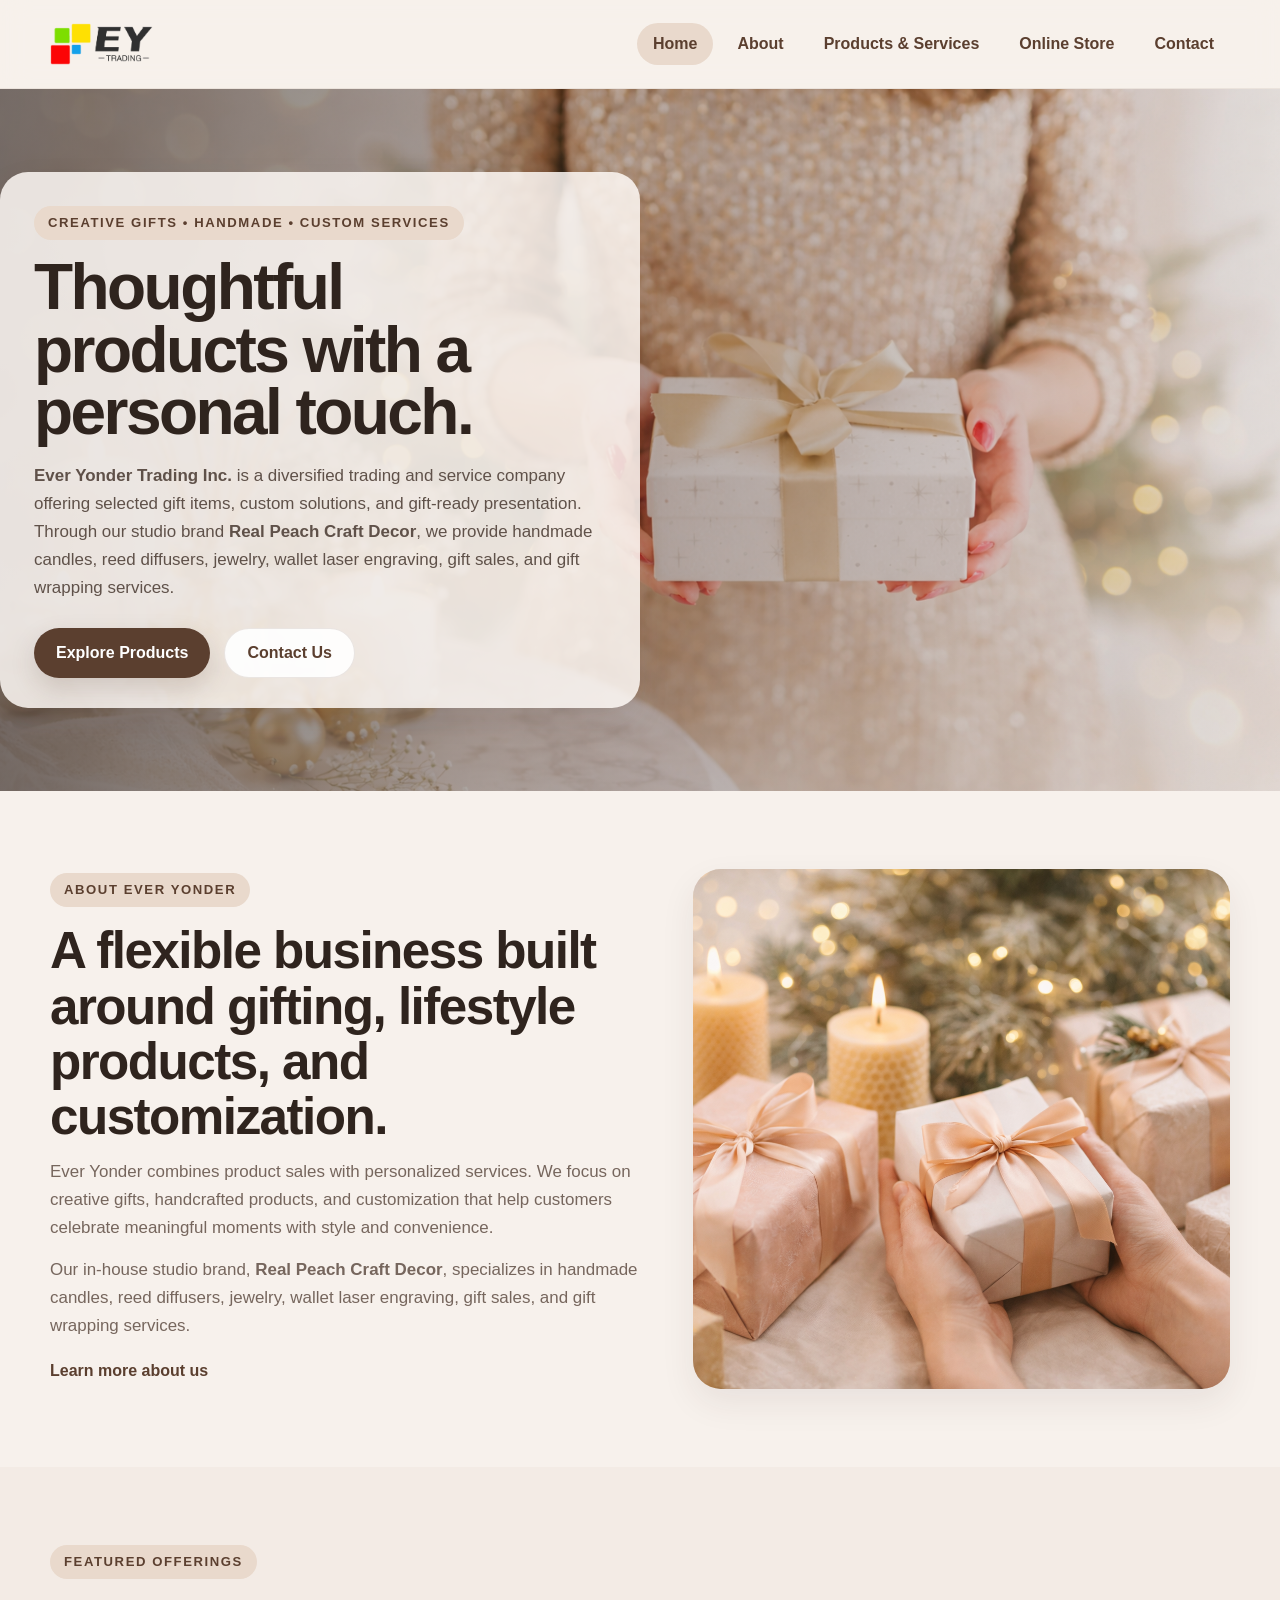
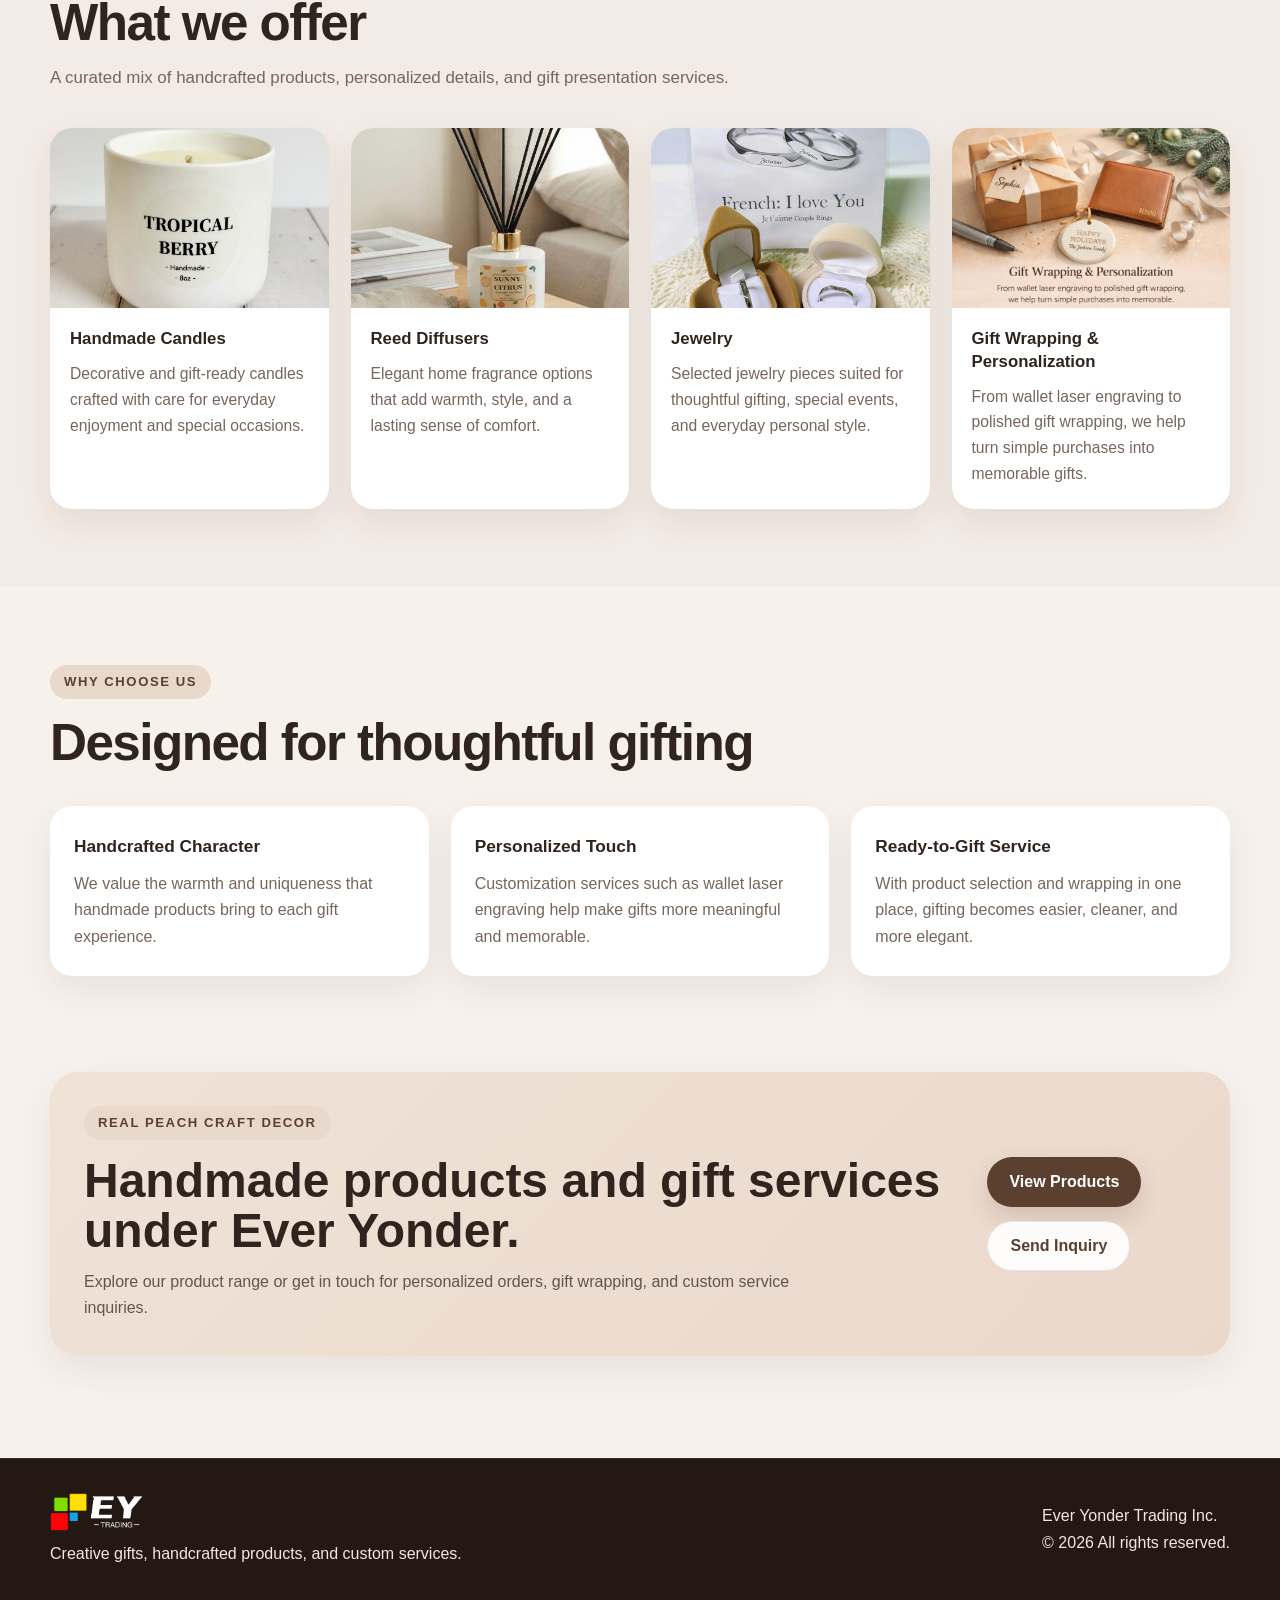
<file: index.html>
<!DOCTYPE html>
<html lang="en">
<head>
  <meta charset="UTF-8" />
  <meta name="viewport" content="width=device-width, initial-scale=1.0" />
  <title>Ever Yonder | Creative Gifts, Handmade Candles & Custom Services</title>
  <meta
    name="description"
    content="Ever Yonder Trading Inc. offers creative gifts, handmade candles, reed diffusers, jewelry, laser engraving, and gift wrapping services through Real Peach Craft Decor."
  />
  <meta name="robots" content="index, follow" />
  <link rel="stylesheet" href="css/styles.css" />
  <script src="js/main.js" defer></script>
</head>
<body>
  <header class="site-header">
    <div class="container header-wrap">
      <a href="index.html" class="brand" aria-label="Home">
        <img src="img/logo-eytrading.png" alt="Ever Yonder logo" class="brand-logo" />
      </a>

      <button class="nav-toggle" aria-label="Toggle navigation" aria-expanded="false">
        <span></span>
        <span></span>
        <span></span>
      </button>

      <nav class="site-nav">
        <ul class="nav-list">
          <li><a href="index.html" class="nav-link active">Home</a></li>
          <li><a href="about.html" class="nav-link">About</a></li>
          <li><a href="products.html" class="nav-link">Products &amp; Services</a></li>
          <li><a href="https://www.realpeach.ca" class="nav-link" target="_blank" rel="noopener noreferrer">Online Store</a></li>
          <li><a href="contact.html" class="nav-link">Contact</a></li>
        </ul>
      </nav>
    </div>
  </header>

  <main>
    <section class="hero" style="background-image: url('img/hero-bg.png');">
      <div class="hero-overlay"></div>
      <div class="container hero-inner">
        <div class="hero-card">
          <span class="eyebrow">Creative Gifts • Handmade • Custom Services</span>
          <h1>Thoughtful products with a personal touch.</h1>
          <p>
            <strong>Ever Yonder Trading Inc.</strong> is a diversified trading and service company
            offering selected gift items, custom solutions, and gift-ready presentation.
            Through our studio brand <strong>Real Peach Craft Decor</strong>, we provide
            handmade candles, reed diffusers, jewelry, wallet laser engraving,
            gift sales, and gift wrapping services.
          </p>
          <div class="hero-actions">
            <a href="products.html" class="btn btn-primary">Explore Products</a>
            <a href="contact.html" class="btn btn-secondary">Contact Us</a>
          </div>
        </div>
      </div>
    </section>

    <section class="section">
      <div class="container split split-home">
        <div class="split-text">
          <span class="eyebrow">About Ever Yonder</span>
          <h2 class="section-title">
            A flexible business built around gifting, lifestyle products, and customization.
          </h2>
          <p class="section-text">
            Ever Yonder combines product sales with personalized services. We focus on
            creative gifts, handcrafted products, and customization that help customers
            celebrate meaningful moments with style and convenience.
          </p>
          <p class="section-text" style="margin-top: 14px;">
            Our in-house studio brand, <strong>Real Peach Craft Decor</strong>, specializes
            in handmade candles, reed diffusers, jewelry, wallet laser engraving,
            gift sales, and gift wrapping services.
          </p>
          <a href="about.html" class="text-link">Learn more about us</a>
        </div>

        <div class="split-media">
          <div class="image-panel home-image-panel">
            <img src="img/gift01.png" alt="Gift presentation and wrapping service" class="panel-cover-image" />
          </div>
        </div>
      </div>
    </section>

    <section class="section section-soft">
      <div class="container">
        <div class="section-head">
          <span class="eyebrow">Featured Offerings</span>
          <h2 class="section-title">What we offer</h2>
          <p class="section-text">
            A curated mix of handcrafted products, personalized details, and gift presentation services.
          </p>
        </div>

        <div class="card-grid four">
          <article class="card collection-card">
            <img src="img/candle-collection.png" alt="Handmade candles collection" class="card-img" />
            <div class="card-body">
              <h3>Handmade Candles</h3>
              <p>Decorative and gift-ready candles crafted with care for everyday enjoyment and special occasions.</p>
            </div>
          </article>

          <article class="card collection-card">
            <img src="img/diffuser-collection.jpg" alt="Reed diffusers collection" class="card-img" />
            <div class="card-body">
              <h3>Reed Diffusers</h3>
              <p>Elegant home fragrance options that add warmth, style, and a lasting sense of comfort.</p>
            </div>
          </article>

          <article class="card collection-card">
            <img src="img/jewelry-collection.png" alt="Jewelry collection" class="card-img" />
            <div class="card-body">
              <h3>Jewelry</h3>
              <p>Selected jewelry pieces suited for thoughtful gifting, special events, and everyday personal style.</p>
            </div>
          </article>

          <article class="card collection-card">
            <img src="img/gift-wrapping.png" alt="Gift wrapping and personalization service" class="card-img" />
            <div class="card-body">
              <h3>Gift Wrapping &amp; Personalization</h3>
              <p>From wallet laser engraving to polished gift wrapping, we help turn simple purchases into memorable gifts.</p>
            </div>
          </article>
        </div>
      </div>
    </section>

    <section class="section">
      <div class="container">
        <div class="section-head">
          <span class="eyebrow">Why Choose Us</span>
          <h2 class="section-title">Designed for thoughtful gifting</h2>
        </div>

        <div class="card-grid three">
          <article class="card info-card">
            <h3>Handcrafted Character</h3>
            <p>We value the warmth and uniqueness that handmade products bring to each gift experience.</p>
          </article>

          <article class="card info-card">
            <h3>Personalized Touch</h3>
            <p>Customization services such as wallet laser engraving help make gifts more meaningful and memorable.</p>
          </article>

          <article class="card info-card">
            <h3>Ready-to-Gift Service</h3>
            <p>With product selection and wrapping in one place, gifting becomes easier, cleaner, and more elegant.</p>
          </article>
        </div>
      </div>
    </section>

    <section class="section cta-section">
      <div class="container">
        <div class="cta-box">
          <div>
            <span class="eyebrow">Real Peach Craft Decor</span>
            <h2>Handmade products and gift services under Ever Yonder.</h2>
            <p>Explore our product range or get in touch for personalized orders, gift wrapping, and custom service inquiries.</p>
          </div>
          <div class="cta-actions">
            <a href="products.html" class="btn btn-primary">View Products</a>
            <a href="contact.html" class="btn btn-secondary">Send Inquiry</a>
          </div>
        </div>
      </div>
    </section>
  </main>

  <footer class="site-footer">
    <div class="container footer-wrap">
      <div>
        <img src="img/ey-Ttrading-logo-w.png" alt="Ever Yonder logo" class="footer-logo" />
        <p>Creative gifts, handcrafted products, and custom services.</p>
      </div>
      <div>
        <p>Ever Yonder Trading Inc.</p>
        <p>&copy; <span id="year"></span> All rights reserved.</p>
      </div>
    </div>
  </footer>
</body>
</html>
</file>
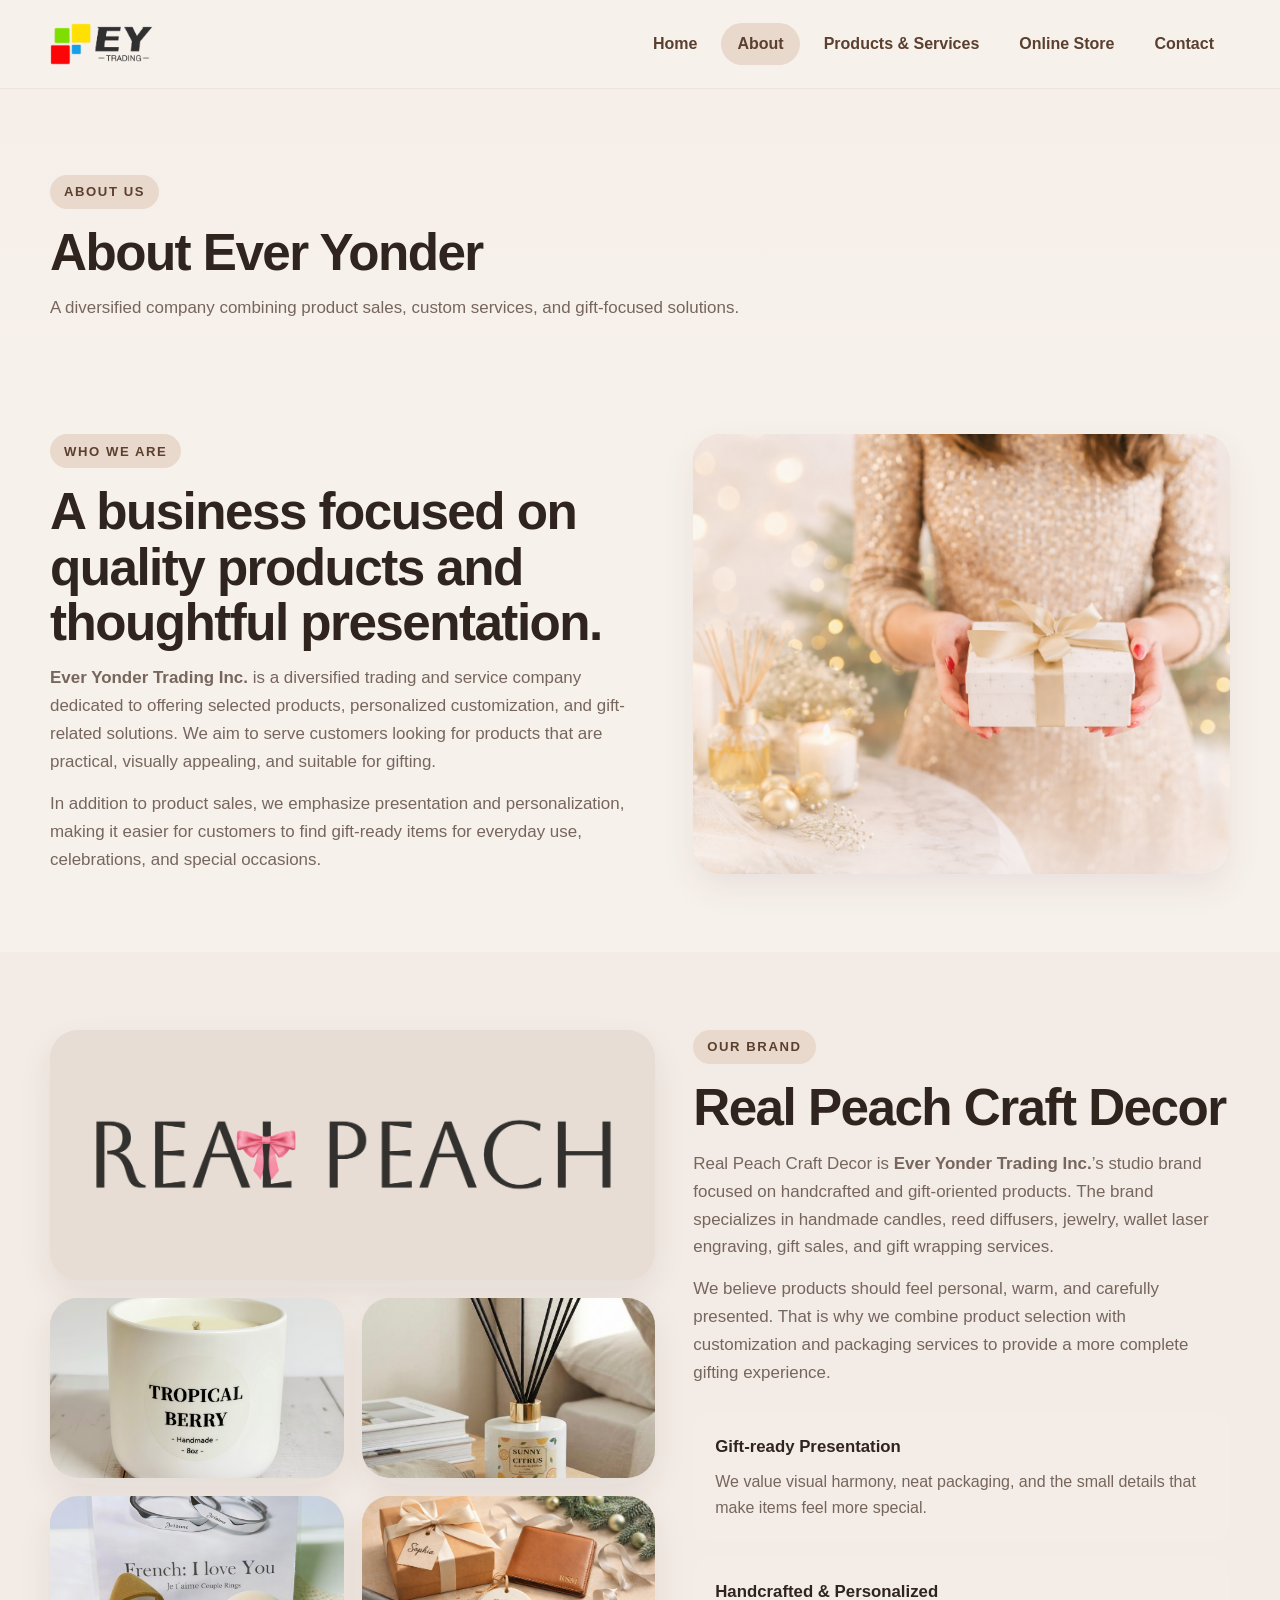
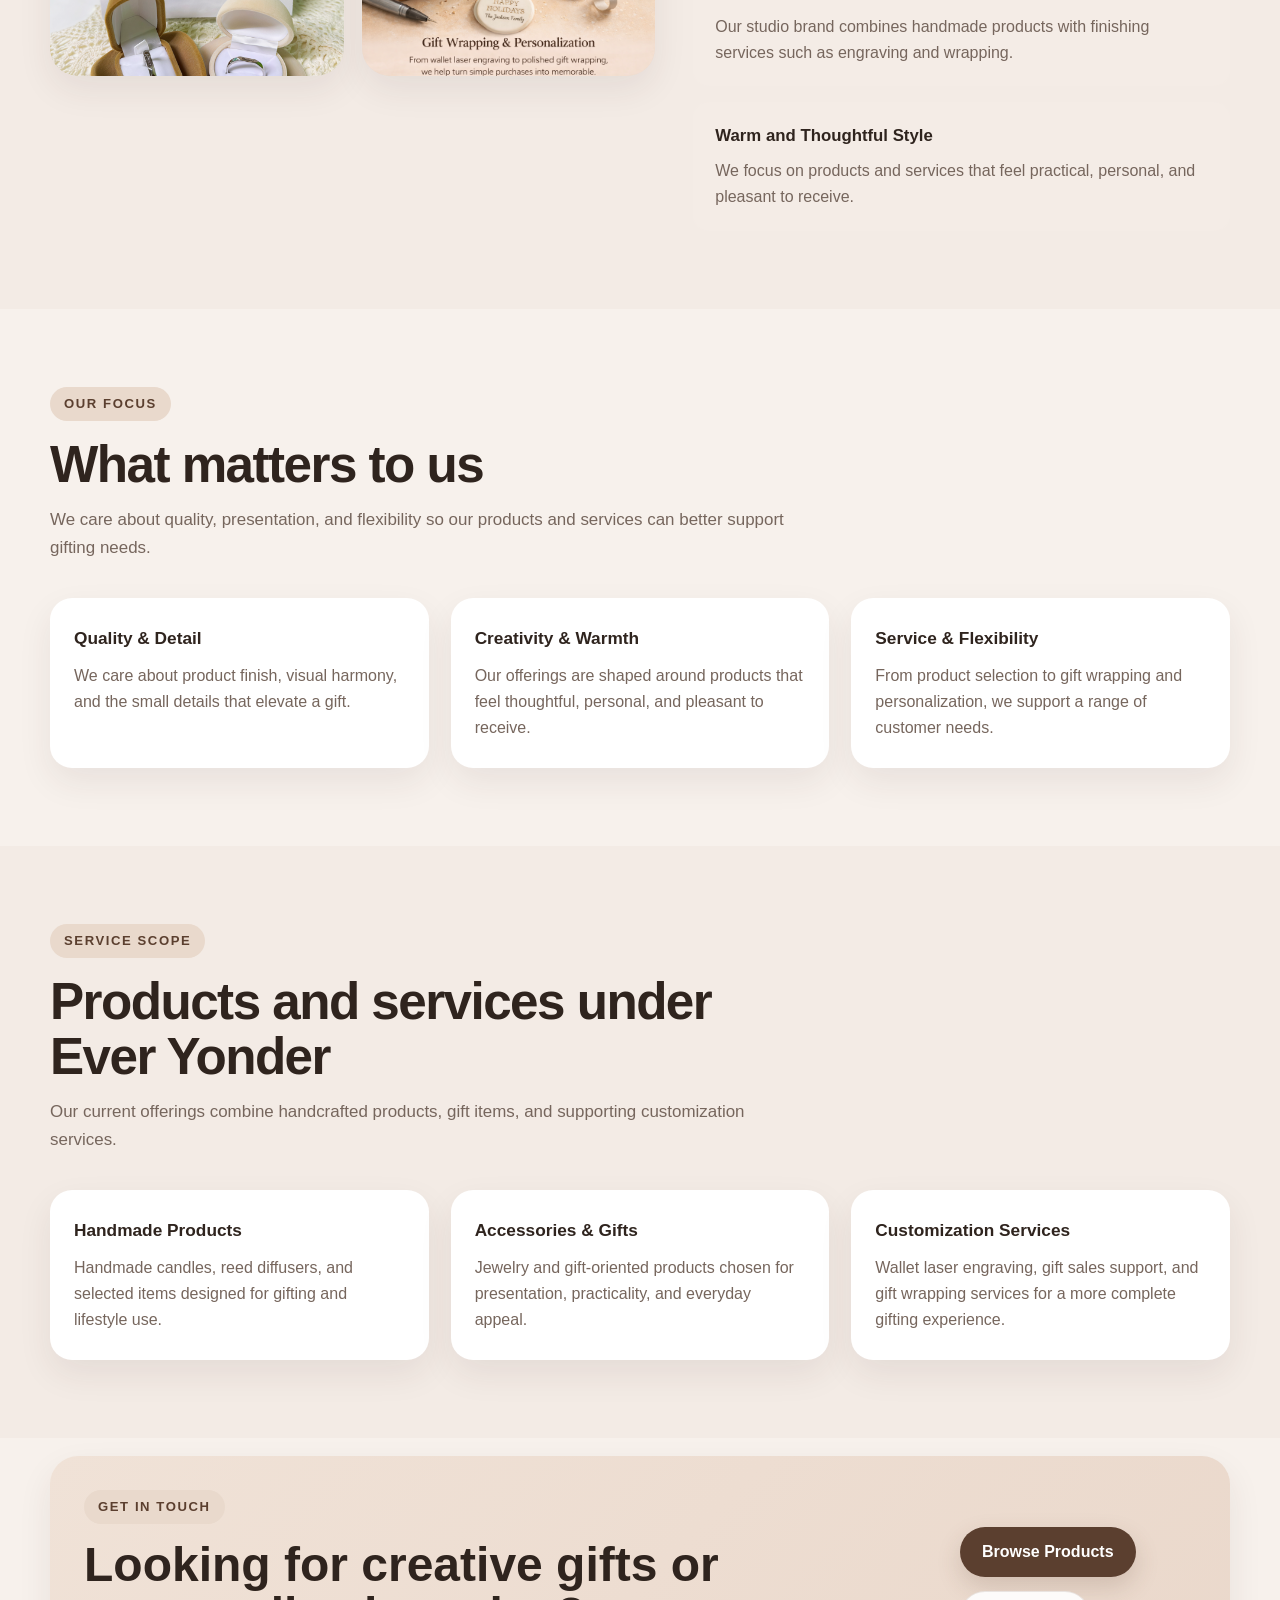
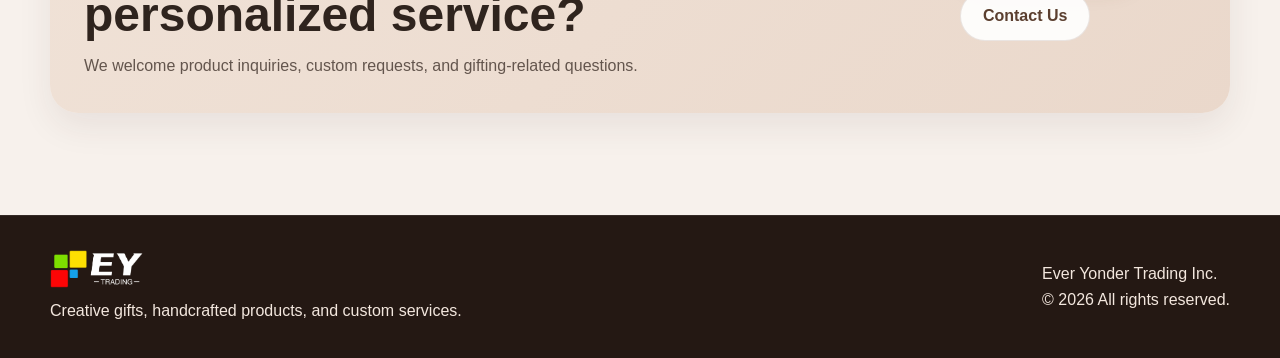
<file: about.html>
<!DOCTYPE html>
<html lang="en">
<head>
  <meta charset="UTF-8" />
  <meta name="viewport" content="width=device-width, initial-scale=1.0" />
  <title>About Ever Yonder | Real Peach Craft Decor & Gift Services</title>
  <meta
    name="description"
    content="Learn about Ever Yonder Trading Inc. and its studio brand Real Peach Craft Decor, offering handmade candles, reed diffusers, jewelry, personalized gifts, and wrapping services."
  />
  <meta name="robots" content="index, follow" />
  <link rel="stylesheet" href="css/styles.css" />
  <script src="js/main.js" defer></script>
</head>
<body>
  <header class="site-header">
    <div class="container header-wrap">
      <a href="index.html" class="brand" aria-label="Home">
        <img src="img/logo-eytrading.png" alt="Ever Yonder logo" class="brand-logo" />
      </a>

      <button class="nav-toggle" aria-label="Toggle navigation" aria-expanded="false">
        <span></span>
        <span></span>
        <span></span>
      </button>

      <nav class="site-nav">
        <ul class="nav-list">
          <li><a href="index.html" class="nav-link">Home</a></li>
          <li><a href="about.html" class="nav-link active">About</a></li>
          <li><a href="products.html" class="nav-link">Products &amp; Services</a></li>
          <li><a href="https://www.realpeach.ca" class="nav-link" target="_blank" rel="noopener noreferrer">Online Store</a></li>
          <li><a href="contact.html" class="nav-link">Contact</a></li>
        </ul>
      </nav>
    </div>
  </header>

  <main>
    <section class="page-hero">
      <div class="container">
        <span class="eyebrow">About Us</span>
        <h1 class="section-title">About Ever Yonder</h1>
        <p class="section-text">
          A diversified company combining product sales, custom services, and gift-focused solutions.
        </p>
      </div>
    </section>

    <section class="section">
      <div class="container split">
        <div class="split-text">
          <span class="eyebrow">Who We Are</span>
          <h2 class="section-title">A business focused on quality products and thoughtful presentation.</h2>
          <p class="section-text">
            <strong>Ever Yonder Trading Inc.</strong> is a diversified trading and service company dedicated
            to offering selected products, personalized customization, and gift-related solutions.
            We aim to serve customers looking for products that are practical, visually appealing,
            and suitable for gifting.
          </p>
          <p class="section-text" style="margin-top: 14px;">
            In addition to product sales, we emphasize presentation and personalization,
            making it easier for customers to find gift-ready items for everyday use,
            celebrations, and special occasions.
          </p>
        </div>

        <div class="split-media">
          <div class="image-panel about-hero-panel">
            <img src="img/hero-bg.png" alt="Gift presentation" class="panel-cover-image" />
          </div>
        </div>
      </div>
    </section>

    <section class="section section-soft">
      <div class="container split split-product-brand">
        <div class="split-media">
          <div class="brand-gallery">
            <div class="image-panel brand-gallery-large brand-logo-panel">
              <img src="img/real-peach-logo.png" alt="Real Peach Craft Decor" class="brand-logo-image" />
            </div>

            <div class="brand-gallery-grid">
              <div class="image-panel">
                <img src="img/candle-collection.png" alt="Handmade candle collection" class="panel-cover-image" />
              </div>
              <div class="image-panel">
                <img src="img/diffuser-collection.jpg" alt="Reed diffuser collection" class="panel-cover-image" />
              </div>
              <div class="image-panel">
                <img src="img/jewelry-collection.png" alt="Jewelry collection" class="panel-cover-image" />
              </div>
              <div class="image-panel">
                <img src="img/gift-wrapping.png" alt="Gift wrapping and personalization" class="panel-cover-image" />
              </div>
            </div>
          </div>
        </div>

        <div class="split-text">
          <span class="eyebrow">Our Brand</span>
          <h2 class="section-title">Real Peach Craft Decor</h2>
          <p class="section-text">
            Real Peach Craft Decor is <strong>Ever Yonder Trading Inc.</strong>’s studio brand focused on
            handcrafted and gift-oriented products. The brand specializes in handmade candles,
            reed diffusers, jewelry, wallet laser engraving, gift sales, and gift wrapping services.
          </p>
          <p class="section-text" style="margin-top: 14px;">
            We believe products should feel personal, warm, and carefully presented.
            That is why we combine product selection with customization and packaging services
            to provide a more complete gifting experience.
          </p>

          <div class="feature-list" style="margin-top: 26px;">
            <div class="feature-item">
              <h3>Gift-ready Presentation</h3>
              <p>We value visual harmony, neat packaging, and the small details that make items feel more special.</p>
            </div>

            <div class="feature-item">
              <h3>Handcrafted &amp; Personalized</h3>
              <p>Our studio brand combines handmade products with finishing services such as engraving and wrapping.</p>
            </div>

            <div class="feature-item">
              <h3>Warm and Thoughtful Style</h3>
              <p>We focus on products and services that feel practical, personal, and pleasant to receive.</p>
            </div>
          </div>
        </div>
      </div>
    </section>

    <section class="section">
      <div class="container">
        <div class="section-head">
          <span class="eyebrow">Our Focus</span>
          <h2 class="section-title">What matters to us</h2>
          <p class="section-text">
            We care about quality, presentation, and flexibility so our products and services
            can better support gifting needs.
          </p>
        </div>

        <div class="card-grid three">
          <article class="card info-card">
            <h3>Quality &amp; Detail</h3>
            <p>We care about product finish, visual harmony, and the small details that elevate a gift.</p>
          </article>

          <article class="card info-card">
            <h3>Creativity &amp; Warmth</h3>
            <p>Our offerings are shaped around products that feel thoughtful, personal, and pleasant to receive.</p>
          </article>

          <article class="card info-card">
            <h3>Service &amp; Flexibility</h3>
            <p>From product selection to gift wrapping and personalization, we support a range of customer needs.</p>
          </article>
        </div>
      </div>
    </section>

    <section class="section section-soft">
      <div class="container">
        <div class="section-head">
          <span class="eyebrow">Service Scope</span>
          <h2 class="section-title">Products and services under Ever Yonder</h2>
          <p class="section-text">
            Our current offerings combine handcrafted products, gift items, and supporting customization services.
          </p>
        </div>

        <div class="card-grid three">
          <article class="card info-card">
            <h3>Handmade Products</h3>
            <p>Handmade candles, reed diffusers, and selected items designed for gifting and lifestyle use.</p>
          </article>

          <article class="card info-card">
            <h3>Accessories &amp; Gifts</h3>
            <p>Jewelry and gift-oriented products chosen for presentation, practicality, and everyday appeal.</p>
          </article>

          <article class="card info-card">
            <h3>Customization Services</h3>
            <p>Wallet laser engraving, gift sales support, and gift wrapping services for a more complete gifting experience.</p>
          </article>
        </div>
      </div>
    </section>

    <section class="section cta-section">
      <div class="container">
        <div class="cta-box">
          <div>
            <span class="eyebrow">Get in Touch</span>
            <h2>Looking for creative gifts or personalized service?</h2>
            <p>We welcome product inquiries, custom requests, and gifting-related questions.</p>
          </div>
          <div class="cta-actions">
            <a href="products.html" class="btn btn-primary">Browse Products</a>
            <a href="contact.html" class="btn btn-secondary">Contact Us</a>
          </div>
        </div>
      </div>
    </section>
  </main>

  <footer class="site-footer">
    <div class="container footer-wrap">
      <div>
        <img src="img/ey-Ttrading-logo-w.png" alt="Ever Yonder logo" class="footer-logo" />
        <p>Creative gifts, handcrafted products, and custom services.</p>
      </div>
      <div>
        <p>Ever Yonder Trading Inc.</p>
        <p>&copy; <span id="year"></span> All rights reserved.</p>
      </div>
    </div>
  </footer>
</body>
</html>
</file>
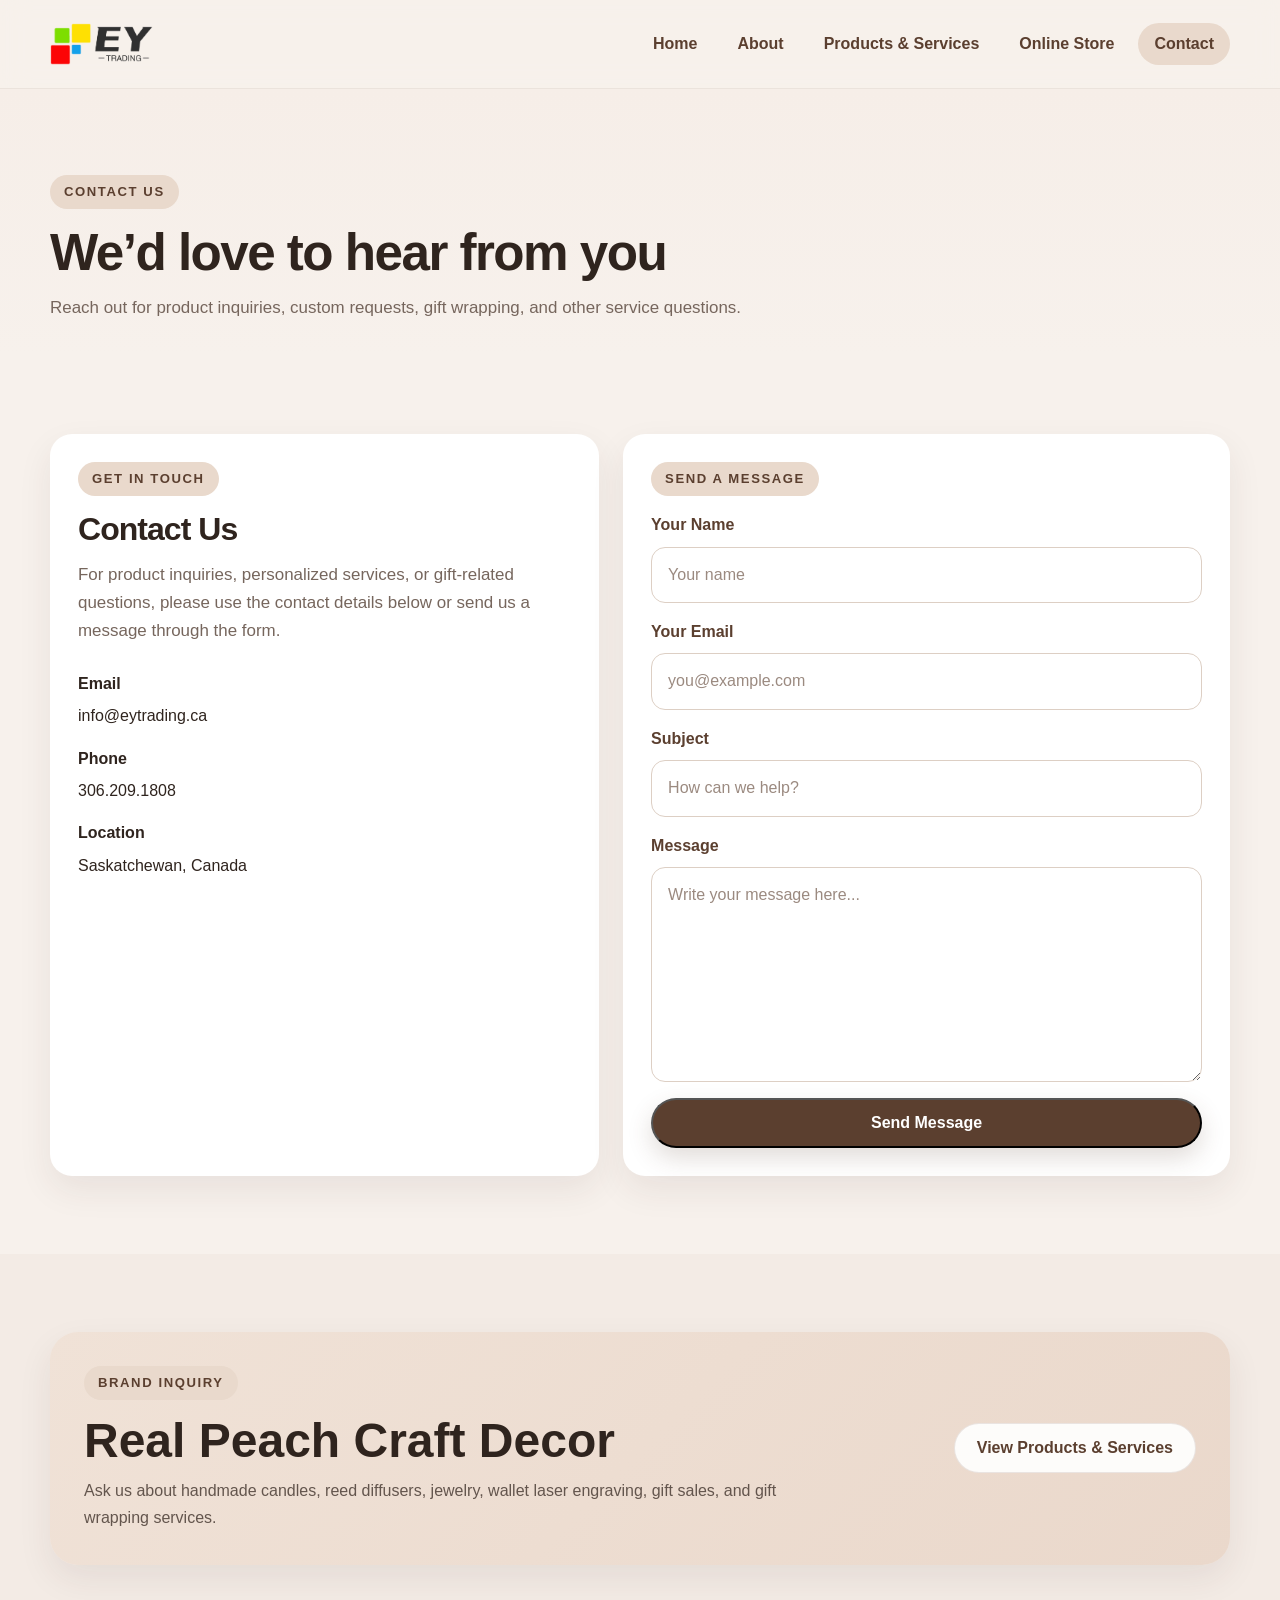
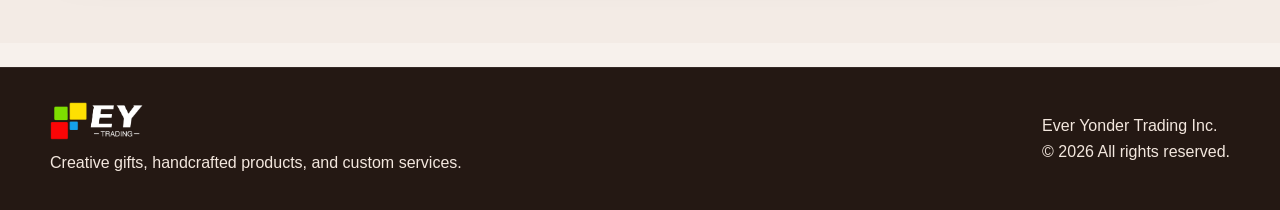
<file: contact.html>
<!DOCTYPE html>
<html lang="en">
<head>
  <meta charset="UTF-8" />
  <meta name="viewport" content="width=device-width, initial-scale=1.0" />
  <title>Contact Ever Yonder | Gift Inquiries & Custom Orders</title>
  <meta
    name="description"
    content="Contact Ever Yonder Trading Inc. for product inquiries, custom orders, handmade gifts, laser engraving, and gift wrapping services."
  />
  <meta name="robots" content="index, follow" />
  <link rel="stylesheet" href="css/styles.css" />
  <script src="js/main.js" defer></script>
</head>
<body>
  <header class="site-header">
    <div class="container header-wrap">
      <a href="index.html" class="brand" aria-label="Home">
        <img src="img/logo-eytrading.png" alt="Ever Yonder logo" class="brand-logo" />
      </a>

      <button class="nav-toggle" aria-label="Toggle navigation" aria-expanded="false">
        <span></span>
        <span></span>
        <span></span>
      </button>

      <nav class="site-nav">
        <ul class="nav-list">
          <li><a href="index.html" class="nav-link">Home</a></li>
          <li><a href="about.html" class="nav-link">About</a></li>
          <li><a href="products.html" class="nav-link">Products &amp; Services</a></li>
          <li><a href="https://www.realpeach.ca" class="nav-link" target="_blank" rel="noopener noreferrer">Online Store</a></li>
          <li><a href="contact.html" class="nav-link active">Contact</a></li>
        </ul>
      </nav>
    </div>
  </header>

  <main>
    <section class="page-hero">
      <div class="container">
        <span class="eyebrow">Contact Us</span>
        <h1 class="section-title">We’d love to hear from you</h1>
        <p class="section-text">
          Reach out for product inquiries, custom requests, gift wrapping, and other service questions.
        </p>
      </div>
    </section>

    <section class="section">
      <div class="container contact-grid">
        <div class="contact-card">
          <span class="eyebrow">Get in Touch</span>
          <h2 class="section-title" style="font-size: 2rem; margin-bottom: 14px;">Contact Us</h2>
          <p class="section-text" style="margin-bottom: 26px;">
            For product inquiries, personalized services, or gift-related questions,
            please use the contact details below or send us a message through the form.
          </p>

          <div class="contact-list">
            <div>
              <strong>Email</strong>
              <p style="margin-top: 6px;">
                <a href="mailto:info@eytrading.ca">info@eytrading.ca</a>
              </p>
            </div>

            <div>
              <strong>Phone</strong>
              <p style="margin-top: 6px;">
                <a href="tel:+13062091808">306.209.1808</a>
              </p>
            </div>

            <div>
              <strong>Location</strong>
              <p style="margin-top: 6px;">Saskatchewan, Canada</p>
            </div>
          </div>
        </div>

        <div class="contact-card">
          <span class="eyebrow">Send a Message</span>

          <form
            id="contactForm"
            class="contact-form"
            action="https://api.web3forms.com/submit"
            method="POST"
          >
            <input type="hidden" name="access_key" value="60eadeb8-1b58-4920-982c-fe836aa09ba6" />
            <input type="hidden" name="subject" id="email-subject" value="New message from everyonder.ca" />
            <input type="hidden" name="from_name" value="Website Contact Form" />
            <input type="hidden" name="replyto" id="replyto-field" value="" />
            <input type="checkbox" name="botcheck" class="hidden" tabindex="-1" autocomplete="off" style="display:none;" />

            <div class="form-row">
              <label for="name">Your Name</label>
              <input type="text" id="name" name="name" placeholder="Your name" required />
            </div>

            <div class="form-row">
              <label for="email">Your Email</label>
              <input type="email" id="email" name="email" placeholder="you@example.com" required />
            </div>

            <div class="form-row">
              <label for="subject-field">Subject</label>
              <input
                type="text"
                id="subject-field"
                name="inquiry_subject"
                placeholder="How can we help?"
                required
              />
            </div>

            <div class="form-row">
              <label for="message">Message</label>
              <textarea
                id="message"
                name="message"
                rows="7"
                placeholder="Write your message here..."
                required
              ></textarea>
            </div>

            <button type="submit" class="btn btn-primary" id="submitBtn">
              Send Message
            </button>

            <div id="form-status" class="form-status" role="status" aria-live="polite"></div>
          </form>
        </div>
      </div>
    </section>

    <section class="section section-soft">
      <div class="container">
        <div class="cta-box">
          <div>
            <span class="eyebrow">Brand Inquiry</span>
            <h2>Real Peach Craft Decor</h2>
            <p>
              Ask us about handmade candles, reed diffusers, jewelry, wallet laser engraving,
              gift sales, and gift wrapping services.
            </p>
          </div>
          <div class="cta-actions">
            <a href="products.html" class="btn btn-secondary">View Products &amp; Services</a>
          </div>
        </div>
      </div>
    </section>
  </main>

  <footer class="site-footer">
    <div class="container footer-wrap">
      <div>
        <img src="img/ey-Ttrading-logo-w.png" alt="Ever Yonder logo" class="footer-logo" />
        <p>Creative gifts, handcrafted products, and custom services.</p>
      </div>
      <div>
        <p>Ever Yonder Trading Inc.</p>
        <p>&copy; <span id="year"></span> All rights reserved.</p>
      </div>
    </div>
  </footer>
</body>
</html>
</file>
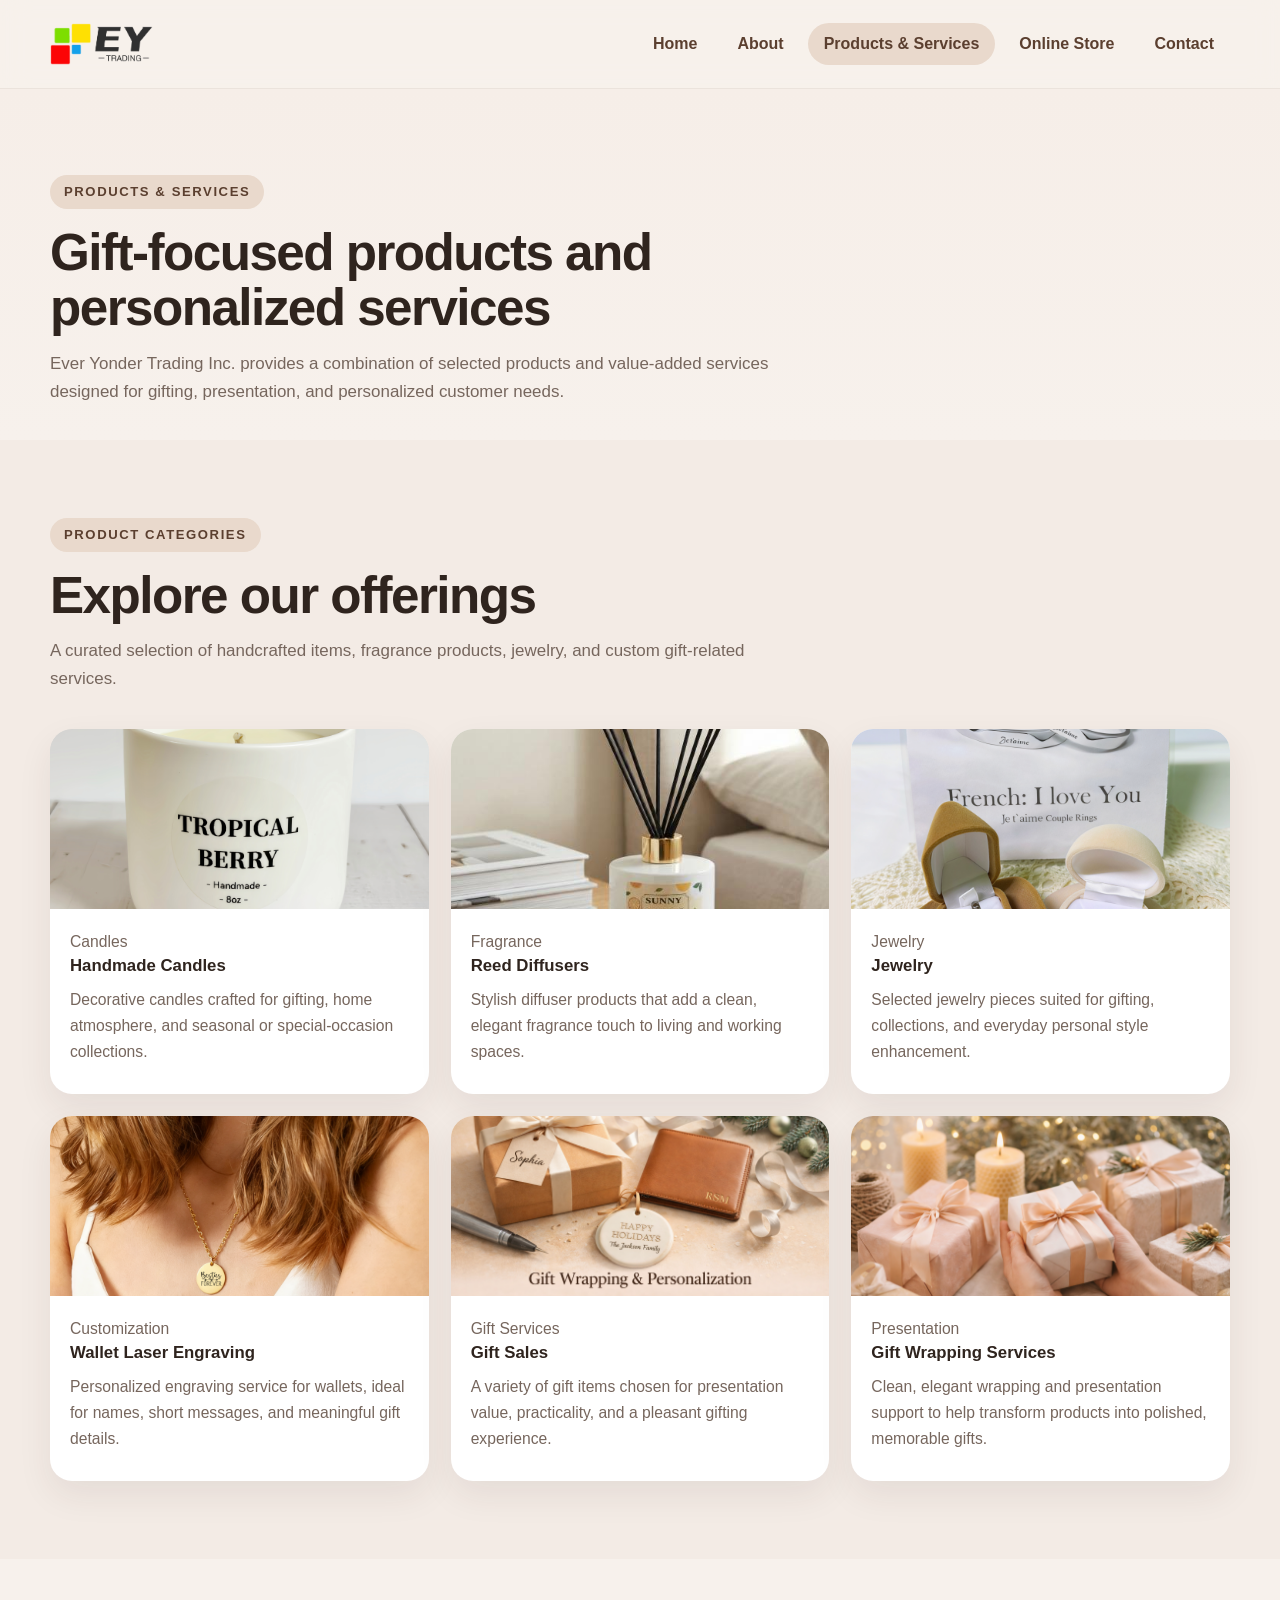
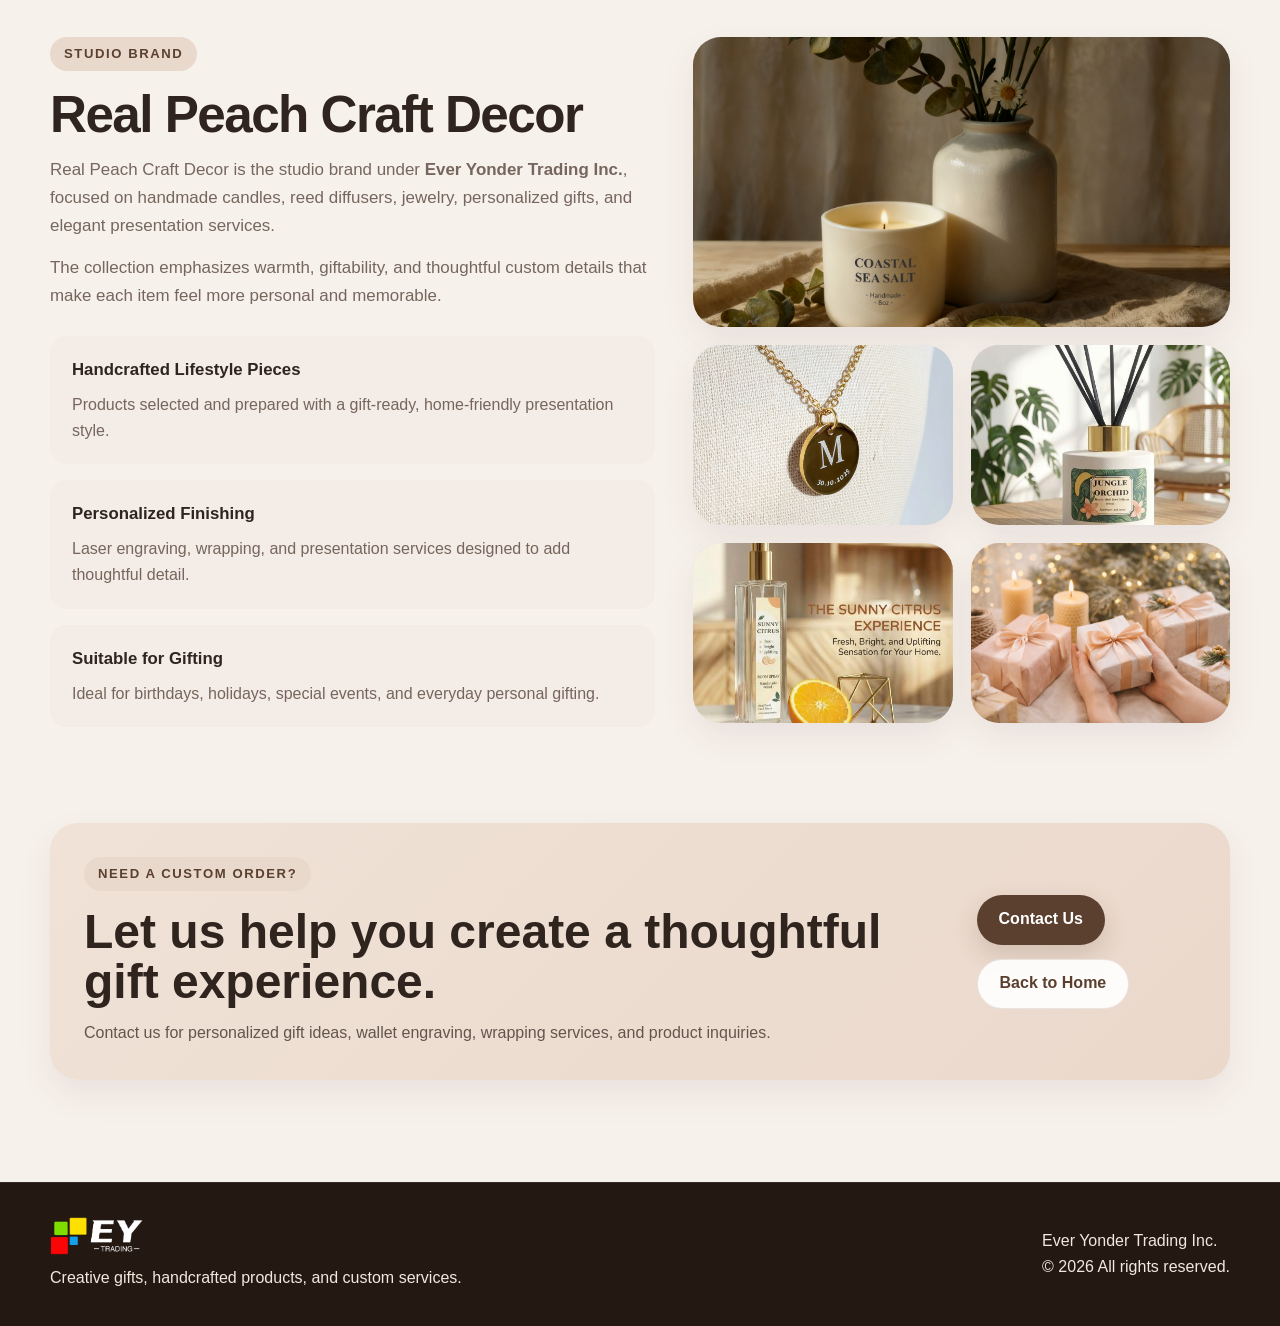
<file: products.html>
<!DOCTYPE html>
<html lang="en">
<head>
  <meta charset="UTF-8" />
  <meta name="viewport" content="width=device-width, initial-scale=1.0" />
  <title>Products & Services | Ever Yonder</title>
  <meta
    name="description"
    content="Explore handmade candles, reed diffusers, jewelry, wallet laser engraving, gift sales, and gift wrapping services from Ever Yonder Trading Inc. and Real Peach Craft Decor."
  />
  <meta name="robots" content="index, follow" />
  <link rel="stylesheet" href="css/styles.css" />
  <script src="js/main.js" defer></script>
</head>
<body>
  <header class="site-header">
    <div class="container header-wrap">
      <a href="index.html" class="brand" aria-label="Home">
        <img src="img/logo-eytrading.png" alt="Ever Yonder logo" class="brand-logo" />
      </a>

      <button class="nav-toggle" aria-label="Toggle navigation" aria-expanded="false">
        <span></span>
        <span></span>
        <span></span>
      </button>

      <nav class="site-nav">
        <ul class="nav-list">
          <li><a href="index.html" class="nav-link">Home</a></li>
          <li><a href="about.html" class="nav-link">About</a></li>
          <li><a href="products.html" class="nav-link active">Products &amp; Services</a></li>
          <li><a href="https://www.realpeach.ca" class="nav-link" target="_blank" rel="noopener noreferrer">Online Store</a></li>
          <li><a href="contact.html" class="nav-link">Contact</a></li>
        </ul>
      </nav>
    </div>
  </header>

  <main>
    <section class="page-hero">
      <div class="container">
        <span class="eyebrow">Products &amp; Services</span>
        <h1 class="section-title">Gift-focused products and personalized services</h1>
        <p class="section-text">
          Ever Yonder Trading Inc. provides a combination of selected products and value-added services
          designed for gifting, presentation, and personalized customer needs.
        </p>
      </div>
    </section>

    <section class="section section-soft">
      <div class="container">
        <div class="section-head">
          <span class="eyebrow">Product Categories</span>
          <h2 class="section-title">Explore our offerings</h2>
          <p class="section-text">
            A curated selection of handcrafted items, fragrance products, jewelry,
            and custom gift-related services.
          </p>
        </div>

        <div class="card-grid three">
          <article class="card collection-card">
            <img src="img/candle-collection.png" alt="Handmade candles" class="card-img" />
            <div class="card-body">
              <p class="card-kicker">Candles</p>
              <h3>Handmade Candles</h3>
              <p>
                Decorative candles crafted for gifting, home atmosphere, and seasonal
                or special-occasion collections.
              </p>
            </div>
          </article>

          <article class="card collection-card">
            <img src="img/diffuser-collection.jpg" alt="Reed diffusers" class="card-img" />
            <div class="card-body">
              <p class="card-kicker">Fragrance</p>
              <h3>Reed Diffusers</h3>
              <p>
                Stylish diffuser products that add a clean, elegant fragrance touch
                to living and working spaces.
              </p>
            </div>
          </article>

          <article class="card collection-card">
            <img src="img/jewelry-collection.png" alt="Jewelry" class="card-img" />
            <div class="card-body">
              <p class="card-kicker">Jewelry</p>
              <h3>Jewelry</h3>
              <p>
                Selected jewelry pieces suited for gifting, collections,
                and everyday personal style enhancement.
              </p>
            </div>
          </article>

          <article class="card collection-card">
            <img src="img/wallet-laser-engraving.png" alt="Wallet laser engraving" class="card-img" />
            <div class="card-body">
              <p class="card-kicker">Customization</p>
              <h3>Wallet Laser Engraving</h3>
              <p>
                Personalized engraving service for wallets, ideal for names,
                short messages, and meaningful gift details.
              </p>
            </div>
          </article>

          <article class="card collection-card">
            <img src="img/gift-wrapping.png" alt="Gift sales" class="card-img" />
            <div class="card-body">
              <p class="card-kicker">Gift Services</p>
              <h3>Gift Sales</h3>
              <p>
                A variety of gift items chosen for presentation value, practicality,
                and a pleasant gifting experience.
              </p>
            </div>
          </article>

          <article class="card collection-card">
            <img src="img/gift01.png" alt="Gift wrapping services" class="card-img" />
            <div class="card-body">
              <p class="card-kicker">Presentation</p>
              <h3>Gift Wrapping Services</h3>
              <p>
                Clean, elegant wrapping and presentation support to help transform
                products into polished, memorable gifts.
              </p>
            </div>
          </article>
        </div>
      </div>
    </section>

    <section class="section">
      <div class="container split split-product-brand">
        <div class="split-text">
          <span class="eyebrow">Studio Brand</span>
          <h2 class="section-title">Real Peach Craft Decor</h2>
          <p class="section-text">
            Real Peach Craft Decor is the studio brand under <strong>Ever Yonder Trading Inc.</strong>,
            focused on handmade candles, reed diffusers, jewelry, personalized gifts,
            and elegant presentation services.
          </p>
          <p class="section-text" style="margin-top: 14px;">
            The collection emphasizes warmth, giftability, and thoughtful custom details
            that make each item feel more personal and memorable.
          </p>

          <div class="feature-list" style="margin-top: 26px;">
            <div class="feature-item">
              <h3>Handcrafted Lifestyle Pieces</h3>
              <p>Products selected and prepared with a gift-ready, home-friendly presentation style.</p>
            </div>
            <div class="feature-item">
              <h3>Personalized Finishing</h3>
              <p>Laser engraving, wrapping, and presentation services designed to add thoughtful detail.</p>
            </div>
            <div class="feature-item">
              <h3>Suitable for Gifting</h3>
              <p>Ideal for birthdays, holidays, special events, and everyday personal gifting.</p>
            </div>
          </div>
        </div>

        <div class="split-media">
          <div class="brand-gallery">
            <div class="image-panel brand-gallery-large">
              <img src="img/handmade-candles-01.png" alt="Gift wrapping and personalization service" />
            </div>
            <div class="brand-gallery-grid">
              <div class="image-panel">
                <img src="img/1.png" alt="Real Peach candle collection" />
              </div>
              <div class="image-panel">
                <img src="img/reed-diffusers-02.jpg" alt="Real Peach diffuser collection" />
              </div>
              <div class="image-panel">
                <img src="img/reed-diffusers-03.jpg" alt="Real Peach jewelry collection" />
              </div>
              <div class="image-panel">
                <img src="img/gift01.png" alt="Real Peach customization service" />
              </div>
            </div>
          </div>
        </div>
      </div>
    </section>

    <section class="section cta-section">
      <div class="container">
        <div class="cta-box">
          <div>
            <span class="eyebrow">Need a custom order?</span>
            <h2>Let us help you create a thoughtful gift experience.</h2>
            <p>
              Contact us for personalized gift ideas, wallet engraving, wrapping services,
              and product inquiries.
            </p>
          </div>
          <div class="cta-actions">
            <a href="contact.html" class="btn btn-primary">Contact Us</a>
            <a href="index.html" class="btn btn-secondary">Back to Home</a>
          </div>
        </div>
      </div>
    </section>
  </main>

  <footer class="site-footer">
    <div class="container footer-wrap">
      <div>
        <img src="img/ey-Ttrading-logo-w.png" alt="Ever Yonder logo" class="footer-logo" />
        <p>Creative gifts, handcrafted products, and custom services.</p>
      </div>
      <div>
        <p>Ever Yonder Trading Inc.</p>
        <p>&copy; <span id="year"></span> All rights reserved.</p>
      </div>
    </div>
  </footer>
</body>
</html>
</file>
<file: css/styles.css>
:root {
  --bg: #f7f1ec;
  --bg-soft: #efe4db;
  --surface: #ffffff;
  --surface-alt: #f4ece6;
  --text: #2f241e;
  --muted: #76665d;
  --line: #ddcfc4;
  --primary: #5b3f2f;
  --primary-2: #7a5b49;
  --accent: #e9d9cc;
  --shadow: 0 14px 34px rgba(65, 44, 33, 0.08);
  --shadow-soft: 0 10px 26px rgba(65, 44, 33, 0.05);
  --radius-xl: 28px;
  --radius-lg: 22px;
  --radius-md: 16px;
  --radius-sm: 999px;
  --container: 1180px;
  --transition: 0.28s ease;
}

* {
  box-sizing: border-box;
}

html {
  scroll-behavior: smooth;
}

body {
  margin: 0;
  font-family: "Segoe UI", Arial, Helvetica, sans-serif;
  color: var(--text);
  background: var(--bg);
  line-height: 1.65;
}

img {
  max-width: 100%;
  display: block;
}

a {
  color: inherit;
  text-decoration: none;
}

button,
input,
textarea {
  font: inherit;
}

.container {
  width: min(var(--container), calc(100% - 48px));
  margin: 0 auto;
}

.section {
  padding: 78px 0;
}

.section-soft {
  background: #f3ebe5;
}

.section-head {
  max-width: 760px;
  margin-bottom: 36px;
}

.section-title {
  margin: 0 0 14px;
  font-size: clamp(2rem, 4vw, 3.2rem);
  line-height: 1.08;
  letter-spacing: -0.03em;
}

.section-text {
  margin: 0;
  font-size: 1.06rem;
  color: var(--muted);
}

.eyebrow {
  display: inline-flex;
  align-items: center;
  min-height: 34px;
  padding: 0 14px;
  border-radius: var(--radius-sm);
  background: var(--accent);
  color: var(--primary);
  font-size: 0.82rem;
  font-weight: 700;
  letter-spacing: 0.12em;
  text-transform: uppercase;
  margin-bottom: 16px;
}

/* Header */
.site-header {
  position: sticky;
  top: 0;
  z-index: 1000;
  background: rgba(247, 241, 236, 0.9);
  backdrop-filter: blur(14px);
  border-bottom: 1px solid rgba(91, 63, 47, 0.08);
}

.header-wrap {
  min-height: 88px;
  display: flex;
  align-items: center;
  justify-content: space-between;
  gap: 24px;
}

.brand {
  display: inline-flex;
  align-items: center;
}

.brand-logo {
  height: 42px;
  width: auto;
}

.site-nav {
  display: flex;
  align-items: center;
}

.nav-list {
  display: flex;
  align-items: center;
  gap: 8px;
  list-style: none;
  margin: 0;
  padding: 0;
}

.nav-link {
  display: inline-flex;
  align-items: center;
  justify-content: center;
  min-height: 42px;
  padding: 0 16px;
  border-radius: var(--radius-sm);
  color: var(--primary);
  font-weight: 600;
  transition: background var(--transition), color var(--transition), transform var(--transition);
}

.nav-link:hover,
.nav-link.active {
  background: var(--accent);
}

.nav-toggle {
  display: none;
  width: 48px;
  height: 48px;
  border: 0;
  border-radius: 14px;
  background: #eadfd5;
  cursor: pointer;
  padding: 0;
}

.nav-toggle span {
  display: block;
  width: 22px;
  height: 2px;
  background: var(--primary);
  margin: 5px auto;
  border-radius: 2px;
}

/* Hero */
.hero {
  position: relative;
  min-height: 78vh;
  display: flex;
  align-items: center;
  background-size: cover;
  background-position: center;
  overflow: hidden;
}

.hero-overlay {
  position: absolute;
  inset: 0;
  background: linear-gradient(
    90deg,
    rgba(32, 22, 18, 0.6) 0%,
    rgba(32, 22, 18, 0.34) 40%,
    rgba(32, 22, 18, 0.1) 100%
  );
}

.hero-inner {
  position: relative;
  z-index: 1;
  width: 100%;
  padding: 72px 0;
}

.hero-card {
  max-width: 640px;
  padding: 34px 34px 30px;
  border-radius: var(--radius-xl);
  background: rgba(255, 251, 247, 0.84);
  box-shadow: var(--shadow);
}

.hero h1 {
  margin: 0 0 18px;
  font-size: clamp(2.4rem, 5vw, 4.5rem);
  line-height: 0.98;
  letter-spacing: -0.04em;
}

.hero p {
  margin: 0;
  color: #5f5149;
  font-size: 1.06rem;
}

.hero-actions {
  display: flex;
  flex-wrap: wrap;
  gap: 14px;
  margin-top: 26px;
}

.btn {
  display: inline-flex;
  align-items: center;
  justify-content: center;
  min-height: 50px;
  padding: 0 22px;
  border-radius: var(--radius-sm);
  font-weight: 700;
  transition: transform var(--transition), box-shadow var(--transition), background var(--transition), color var(--transition);
}

.btn:hover {
  transform: translateY(-1px);
}

.btn-primary {
  background: var(--primary);
  color: #fff;
  box-shadow: 0 10px 24px rgba(91, 63, 47, 0.18);
}

.btn-primary:hover {
  background: var(--primary-2);
}

.btn-secondary {
  background: rgba(255, 255, 255, 0.9);
  color: var(--primary);
  border: 1px solid rgba(91, 63, 47, 0.12);
}

.btn-secondary:hover {
  background: #fff;
}

/* Split sections */
.split {
  display: grid;
  grid-template-columns: 1.06fr 0.94fr;
  gap: 38px;
  align-items: center;
}

.split-text .section-title {
  max-width: 680px;
}

.text-link {
  display: inline-block;
  margin-top: 18px;
  color: var(--primary);
  font-weight: 700;
}

.image-panel {
  overflow: hidden;
  border-radius: var(--radius-xl);
  box-shadow: var(--shadow);
  background: #e8ddd4;
  width: 100%;
}

.image-panel img {
  width: 100%;
  height: 100%;
  object-fit: cover;
  object-position: center;
}

.panel-cover-image {
  width: 100%;
  height: 100%;
  object-fit: cover;
  object-position: center;
}

.home-image-panel {
  height: 520px;
}

.about-hero-panel {
  height: 440px;
}

.about-hero-image {
  width: 100%;
  height: 100%;
  object-fit: cover;
  object-position: center;
}

/* Product brand / About brand gallery */
.split-product-brand {
  align-items: start;
}

.brand-gallery {
  display: grid;
  gap: 18px;
}

.brand-gallery-large {
  height: 290px;
}

.brand-logo-panel {
  height: 250px;
  background: #e8ddd4;
  display: flex;
  align-items: center;
  justify-content: center;
  padding: 24px;
}

.brand-logo-image {
  width: 100%;
  height: 100%;
  object-fit: contain;
  object-position: center;
}

.brand-gallery-grid {
  display: grid;
  grid-template-columns: 1fr 1fr;
  gap: 18px;
}

.brand-gallery-grid .image-panel {
  height: 180px;
}

/* Page hero */
.page-hero {
  padding: 86px 0 34px;
  background: linear-gradient(180deg, #f6eee8 0%, #f7f1ec 100%);
}

.page-hero .section-title {
  max-width: 900px;
}

.page-hero .section-text {
  max-width: 760px;
}

/* Cards */
.card-grid {
  display: grid;
  gap: 22px;
}

.card-grid.four {
  grid-template-columns: repeat(4, minmax(0, 1fr));
}

.card-grid.three {
  grid-template-columns: repeat(3, minmax(0, 1fr));
}

.card {
  background: var(--surface);
  border-radius: var(--radius-lg);
  box-shadow: var(--shadow);
  overflow: hidden;
}

.collection-card {
  display: flex;
  flex-direction: column;
  min-height: 365px;
}

.card-img {
  width: 100%;
  height: 180px;
  object-fit: cover;
  object-position: center;
  background: #eadfd5;
  flex-shrink: 0;
}

.card-body {
  padding: 20px 20px 22px;
  display: flex;
  flex-direction: column;
  flex: 1;
}

.card-kicker {
  margin: 0 0 4px;
  font-size: 0.95rem;
  color: var(--muted);
}

.card-body h3 {
  margin: 0 0 10px;
  font-size: 1.05rem;
  line-height: 1.35;
}

.card-body p {
  margin: 0;
  color: var(--muted);
  font-size: 0.98rem;
}

.info-card {
  padding: 26px 24px;
}

.info-card h3 {
  margin: 0 0 10px;
  font-size: 1.08rem;
}

.info-card p {
  margin: 0;
  color: var(--muted);
}

/* Generic panels */
.stack {
  display: grid;
  gap: 22px;
}

.panel {
  background: var(--surface);
  border-radius: var(--radius-lg);
  box-shadow: var(--shadow);
  padding: 28px;
}

.panel h3 {
  margin-top: 0;
  margin-bottom: 12px;
}

.panel p:last-child {
  margin-bottom: 0;
}

.feature-list {
  display: grid;
  gap: 16px;
}

.feature-item {
  padding: 20px 22px;
  border-radius: var(--radius-md);
  background: var(--surface-alt);
}

.feature-item h3 {
  margin: 0 0 8px;
  font-size: 1.05rem;
}

.feature-item p {
  margin: 0;
  color: var(--muted);
}

/* Optional product group layout if used */
.product-groups {
  gap: 34px;
}

.product-group {
  padding: 28px;
  border-radius: var(--radius-xl);
  background: rgba(255, 255, 255, 0.58);
  box-shadow: var(--shadow-soft);
}

.group-head {
  margin-bottom: 22px;
  max-width: 760px;
}

.group-head h3 {
  margin: 10px 0 8px;
  font-size: 1.7rem;
  line-height: 1.15;
}

.group-head p {
  margin: 0;
  color: var(--muted);
}

.group-label {
  display: inline-flex;
  align-items: center;
  min-height: 32px;
  padding: 0 14px;
  border-radius: var(--radius-sm);
  background: var(--accent);
  color: var(--primary);
  font-size: 0.8rem;
  font-weight: 700;
  letter-spacing: 0.08em;
  text-transform: uppercase;
}

/* Contact */
.contact-grid {
  display: grid;
  grid-template-columns: 0.95fr 1.05fr;
  gap: 24px;
}

.contact-card {
  background: var(--surface);
  border-radius: var(--radius-lg);
  box-shadow: var(--shadow);
  padding: 28px;
}

.contact-list {
  display: grid;
  gap: 16px;
}

.contact-list p {
  margin: 0;
}

.contact-form {
  display: grid;
  gap: 16px;
}

.form-row {
  display: grid;
  gap: 8px;
}

.form-row label {
  font-weight: 700;
  color: var(--primary);
}

.form-row input,
.form-row textarea {
  width: 100%;
  border: 1px solid var(--line);
  border-radius: 14px;
  background: #fff;
  color: var(--text);
  padding: 14px 16px;
  outline: none;
  transition: border-color var(--transition), box-shadow var(--transition);
}

.form-row input::placeholder,
.form-row textarea::placeholder {
  color: #9b8a80;
}

.form-row input:focus,
.form-row textarea:focus {
  border-color: rgba(91, 63, 47, 0.35);
  box-shadow: 0 0 0 4px rgba(91, 63, 47, 0.08);
}

.form-row textarea {
  min-height: 150px;
  resize: vertical;
}

.form-status {
  display: none;
  margin-top: 8px;
  padding: 12px 14px;
  border-radius: 14px;
  background: #edf6ef;
  color: #29603a;
  font-weight: 600;
}

.form-status.show {
  display: block;
}

/* CTA */
.cta-section {
  padding-top: 18px;
}

.cta-box {
  display: flex;
  align-items: center;
  justify-content: space-between;
  gap: 28px;
  padding: 34px;
  border-radius: var(--radius-xl);
  background: linear-gradient(135deg, #f0e2d7 0%, #ead8cb 100%);
  box-shadow: var(--shadow);
}

.cta-box h2 {
  margin: 0 0 12px;
  font-size: clamp(1.8rem, 4vw, 3rem);
  line-height: 1.05;
}

.cta-box p {
  margin: 0;
  color: #63554d;
  max-width: 760px;
}

.cta-actions {
  display: flex;
  flex-wrap: wrap;
  gap: 14px;
}

/* Footer only dark */
.site-footer {
  margin-top: 24px;
  padding: 34px 0;
  border-top: 1px solid rgba(255, 255, 255, 0.08);
  background: #241813;
}

.footer-wrap {
  display: flex;
  justify-content: space-between;
  gap: 24px;
  align-items: center;
}

.footer-logo {
  height: 38px;
  width: auto;
  margin-bottom: 10px;
}

.site-footer p {
  margin: 0;
  color: #f3e7de;
}

.site-footer a {
  color: #ffffff;
}

/* Responsive */
@media (max-width: 1100px) {
  .card-grid.four {
    grid-template-columns: repeat(2, minmax(0, 1fr));
  }

  .card-grid.three {
    grid-template-columns: repeat(2, minmax(0, 1fr));
  }

  .split,
  .contact-grid {
    grid-template-columns: 1fr;
  }

  .home-image-panel {
    height: 420px;
  }

  .about-hero-panel {
    height: 380px;
  }

  .cta-box,
  .footer-wrap {
    flex-direction: column;
    align-items: flex-start;
  }
}

@media (max-width: 760px) {
  .container {
    width: min(var(--container), calc(100% - 28px));
  }

  .section {
    padding: 62px 0;
  }

  .header-wrap {
    min-height: 78px;
  }

  .brand-logo {
    height: 36px;
  }

  .nav-toggle {
    display: inline-block;
  }

  .site-nav {
    position: absolute;
    top: 78px;
    left: 14px;
    right: 14px;
    display: none;
    background: rgba(247, 241, 236, 0.98);
    border: 1px solid rgba(91, 63, 47, 0.08);
    border-radius: 20px;
    box-shadow: var(--shadow);
    padding: 10px;
  }

  .site-nav.open {
    display: block;
  }

  .nav-list {
    flex-direction: column;
    align-items: stretch;
    gap: 6px;
  }

  .nav-link {
    justify-content: flex-start;
    min-height: 46px;
  }

  .hero {
    min-height: 66vh;
  }

  .hero-card {
    padding: 24px 22px;
  }

  .card-grid.four,
  .card-grid.three {
    grid-template-columns: 1fr;
  }

  .card-img {
    height: 220px;
  }

  .home-image-panel {
    height: 300px;
  }

  .about-hero-panel {
    height: 300px;
  }

  .brand-logo-panel {
    height: 180px;
    padding: 18px;
  }

  .brand-gallery-large {
    height: 220px;
  }

  .brand-gallery-grid {
    grid-template-columns: 1fr;
  }

  .brand-gallery-grid .image-panel {
    height: 220px;
  }

  .cta-box {
    padding: 24px 20px;
  }

  .product-group {
    padding: 20px;
  }

  .group-head h3 {
    font-size: 1.4rem;
  }
}
</file>
